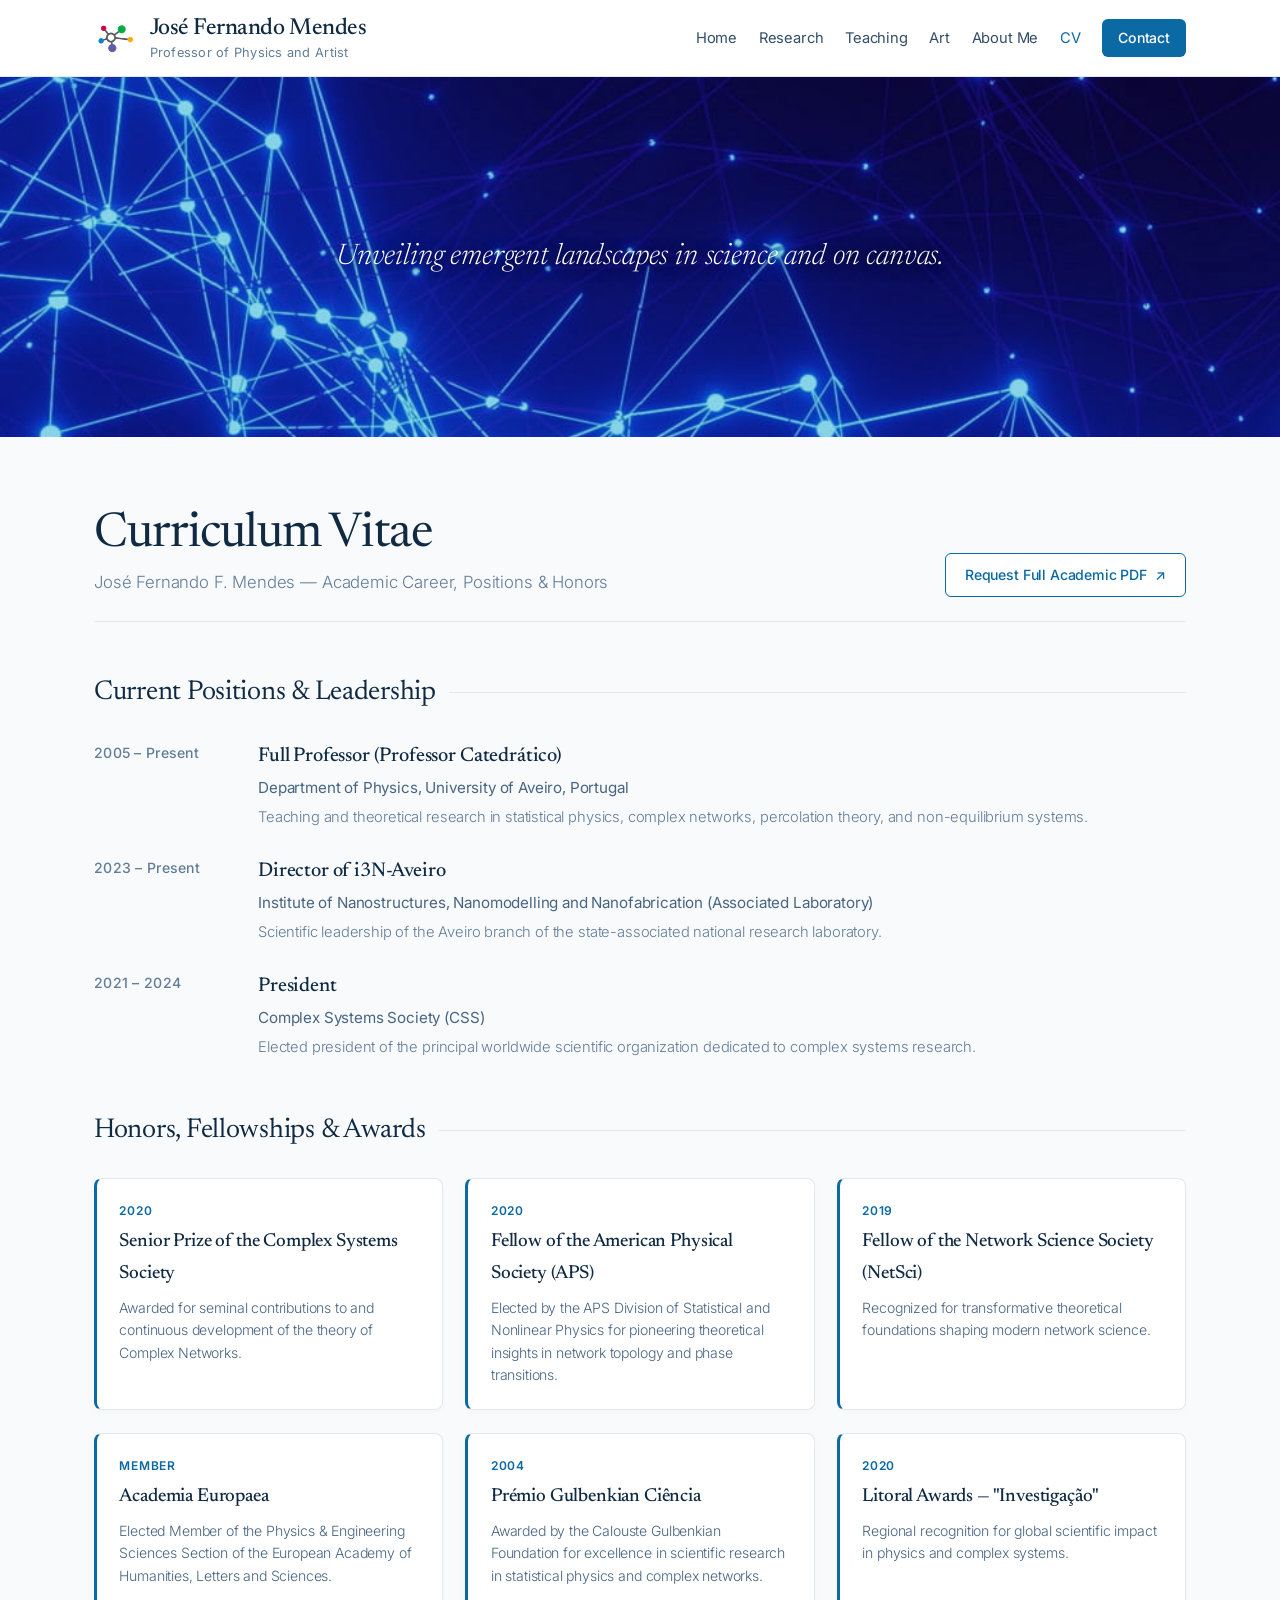
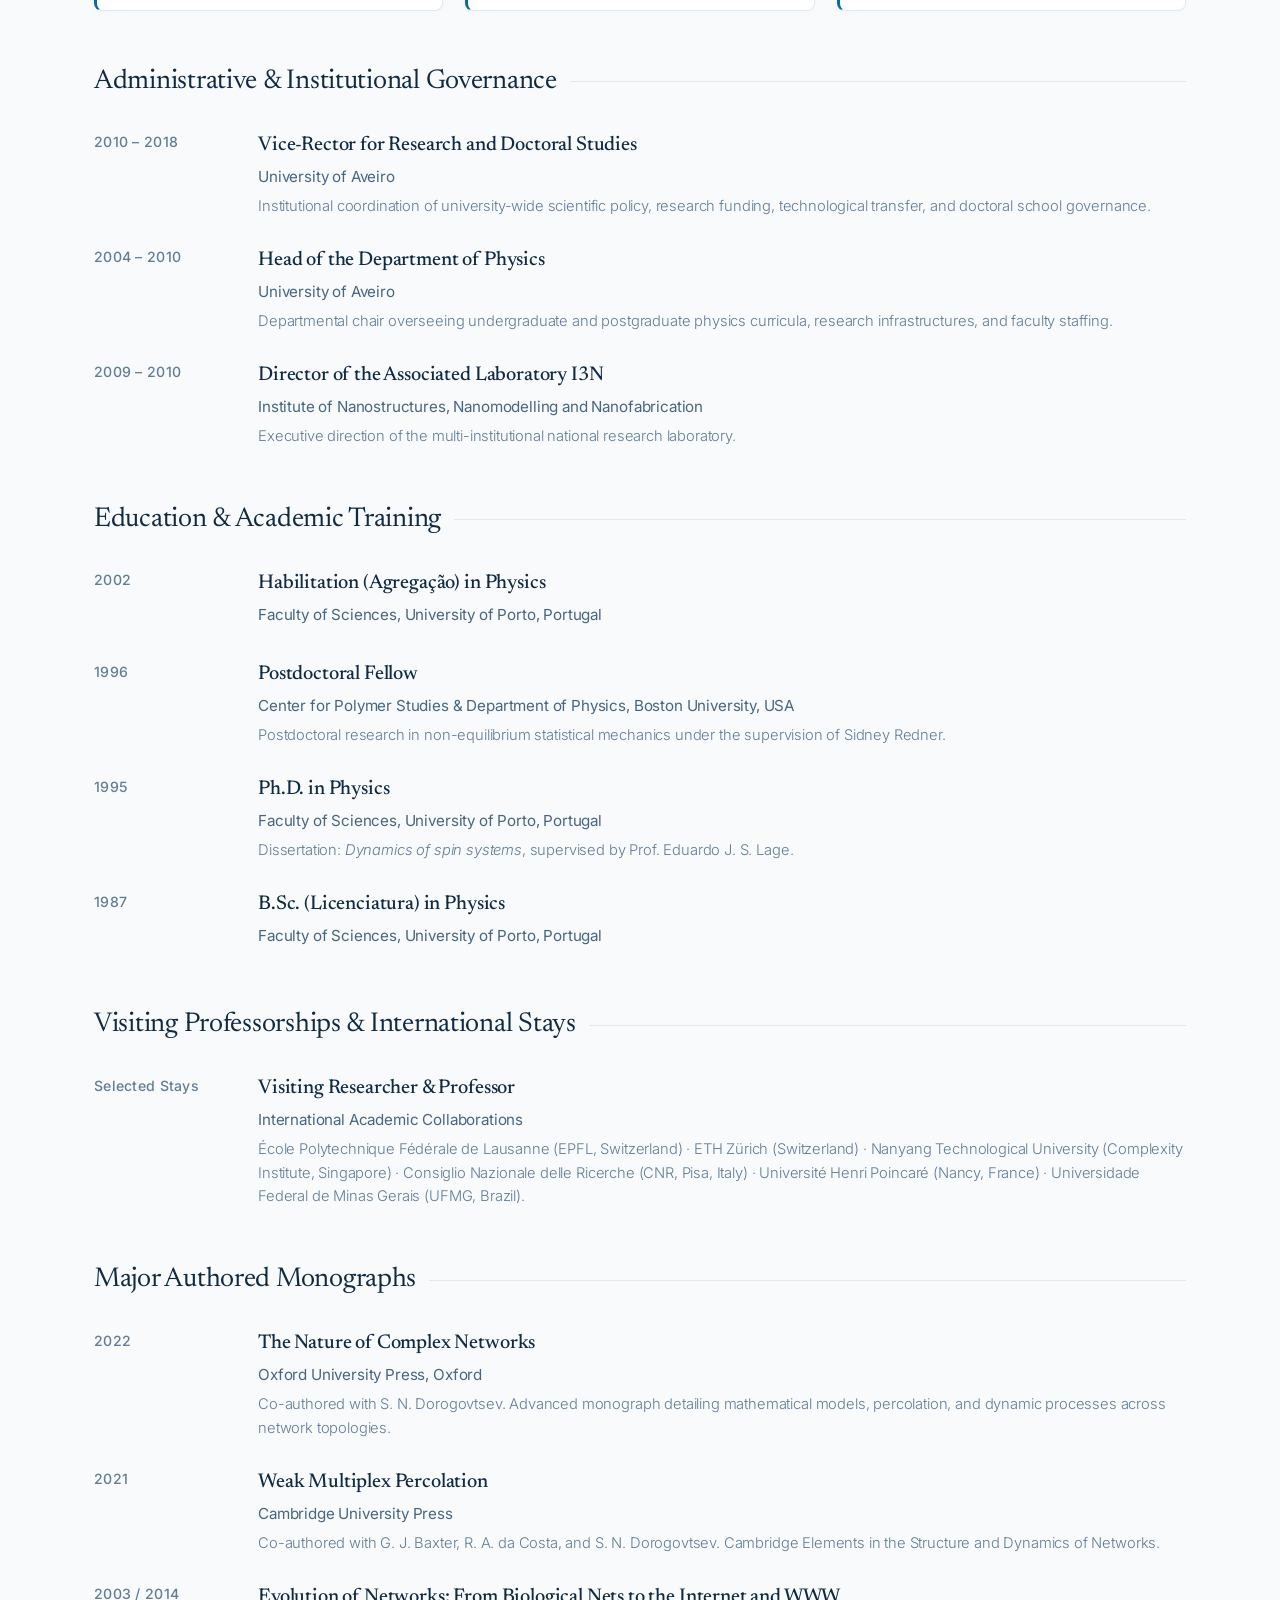
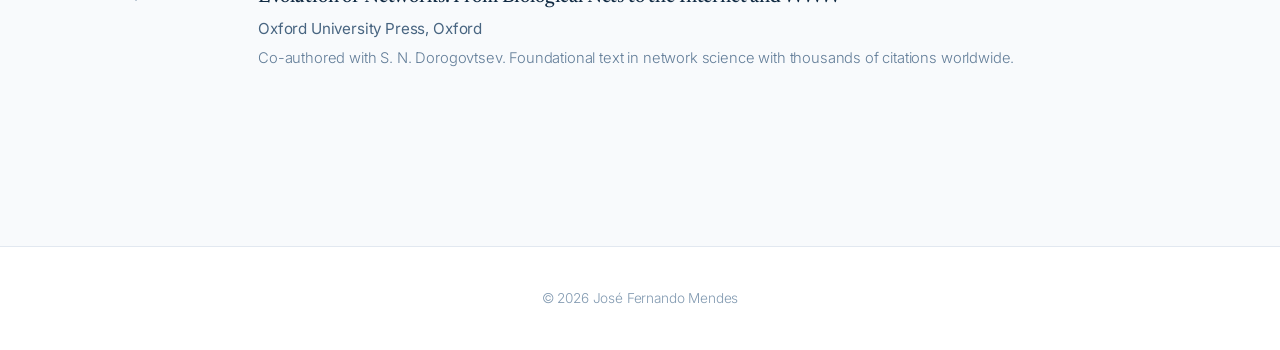
<file: cv.html>
<!DOCTYPE html>
<html lang="en">
<head>
    <meta charset="UTF-8">
    <meta name="viewport" content="width=device-width, initial-scale=1.0">
    <meta name="description" content="Curriculum Vitae of José Fernando Mendes — Full Professor of Physics, Director of i3N-Aveiro, former President of the Complex Systems Society, APS Fellow.">
    <title>Curriculum Vitae — José Fernando Mendes</title>
    
    <!-- Favicon -->
    <link rel="shortcut icon" href="logo.jpg?v=2" type="image/jpeg">
    <link rel="icon" href="logo.jpg?v=2" type="image/jpeg">
    <link rel="apple-touch-icon" href="logo.jpg?v=2">
    
    <!-- Google Fonts typography (Newsreader + Inter) -->
    <link rel="preconnect" href="https://fonts.googleapis.com">
    <link rel="preconnect" href="https://fonts.gstatic.com" crossorigin>
    <link href="https://fonts.googleapis.com/css2?family=Inter:wght@300;400;500;600&family=Newsreader:ital,opsz,wght@0,6..72,400;0,6..72,500;0,6..72,600;1,6..72,300;1,6..72,400&display=swap" rel="stylesheet">

    <!-- External Stylesheet fallback -->
    <link rel="stylesheet" href="styles.css">

    <style>
        :root {
            --primary: #102a43;
            --secondary: #0b69a3;
            --accent: #00b4d8;
            --text-main: #334e68;
            --text-dark: #102a43;
            --text-muted: #627d98;
            --bg-light: #f8fafc;
            --card-bg: #ffffff;
            --border-color: #e2e8f0;
        }

        * {
            box-sizing: border-box;
            margin: 0;
            padding: 0;
        }

        body {
            font-family: "Inter", -apple-system, BlinkMacSystemFont, "Segoe UI", Roboto, sans-serif;
            color: var(--text-main);
            background-color: var(--bg-light);
            line-height: 1.7;
            font-weight: 300;
            letter-spacing: -0.01em;
            -webkit-font-smoothing: antialiased;
        }

        /* -------------------------------------------------------------
           Header & Navigation
           ------------------------------------------------------------- */
        .site-header {
            background: #ffffff;
            border-bottom: 1px solid var(--border-color);
            position: sticky;
            top: 0;
            z-index: 100;
        }

        .nav-container {
            max-width: 1140px;
            margin: 0 auto;
            padding: 1rem 1.5rem;
            display: flex;
            justify-content: space-between;
            align-items: center;
            position: relative;
        }

        .nav-brand {
            display: grid;
            grid-template-columns: auto 1fr;
            grid-template-rows: auto auto;
            column-gap: 0.85rem;
            align-items: center;
        }

        .nav-brand::before {
            content: "";
            grid-column: 1;
            grid-row: 1 / span 2;
            display: block;
            width: 42px;
            height: 42px;
            background-image: url('logo.jpg');
            background-size: contain;
            background-repeat: no-repeat;
            background-position: center;
        }

        .nav-brand h1 {
            grid-column: 2;
            grid-row: 1;
            font-family: "Newsreader", Georgia, serif;
            font-size: 1.45rem;
            font-weight: 500;
            color: var(--text-dark);
            letter-spacing: -0.02em;
            line-height: 1.15;
            margin: 0;
        }

        .nav-brand h1 a {
            text-decoration: none;
            color: inherit;
            display: block;
        }

        .nav-subtitle {
            grid-column: 2;
            grid-row: 2;
            font-family: "Inter", sans-serif;
            font-size: 0.8rem;
            color: var(--text-muted);
            font-weight: 400;
            letter-spacing: 0.02em;
            margin-top: 2px;
            display: block;
            line-height: 1.2;
        }

        .nav-menu {
            display: flex;
            list-style: none;
            gap: 1.35rem;
            align-items: center;
        }

        .nav-item-dropdown {
            position: relative;
        }

        .nav-link {
            text-decoration: none;
            color: var(--text-main);
            font-size: 0.92rem;
            font-weight: 400;
            padding: 0.4rem 0;
            transition: color 0.2s;
            display: block;
        }

        .nav-link:hover, .nav-link.active {
            color: var(--secondary);
        }

        .nav-link-btn {
            background: var(--secondary);
            color: #fff !important;
            padding: 0.45rem 1rem;
            border-radius: 6px;
            font-weight: 500;
            font-size: 0.88rem;
        }

        .dropdown-menu {
            display: none;
            position: absolute;
            top: 100%;
            left: 0;
            background: #ffffff;
            border: 1px solid var(--border-color);
            border-radius: 8px;
            box-shadow: 0 8px 24px rgba(0,0,0,0.08);
            min-width: 220px;
            list-style: none;
            padding: 0.5rem 0;
            z-index: 110;
        }

        .nav-item-dropdown:hover .dropdown-menu {
            display: block;
        }

        .dropdown-menu li a {
            display: block;
            padding: 0.5rem 1.2rem;
            color: var(--text-main);
            text-decoration: none;
            font-size: 0.88rem;
            font-weight: 400;
            transition: background 0.2s, color 0.2s;
        }

        .dropdown-menu li a:hover {
            background: var(--bg-light);
            color: var(--secondary);
        }

        .nav-toggle {
            display: none;
            background: none;
            border: none;
            cursor: pointer;
            padding: 0.5rem;
            flex-direction: column;
            gap: 5px;
            z-index: 120;
        }

        .nav-toggle span {
            display: block;
            width: 24px;
            height: 2px;
            background-color: var(--text-dark);
            transition: all 0.3s ease;
        }

        /* -------------------------------------------------------------
           Hero Banner
           ------------------------------------------------------------- */
        .hero-banner {
            position: relative;
            width: 100%;
            height: 40vh;
            min-height: 240px;
            background: linear-gradient(rgba(10, 25, 47, 0.1), rgba(10, 25, 47, 0.1)), 
                        url('banner.jpg'), 
                        url('https://images.unsplash.com/photo-1507668077129-56e32842fceb?auto=format&fit=crop&w=1600&q=80');
            background-size: cover;
            background-position: center;
            display: flex;
            align-items: center;
            justify-content: center;
        }

        .hero-banner .quote-text {
            text-align: center;
            max-width: 900px;
            padding: 1.8rem;
            font-family: "Newsreader", Georgia, serif;
            font-size: 1.85rem;
            font-style: italic;
            font-weight: 300;
            line-height: 1.5;
            color: #ffffff;
            text-shadow: 0 2px 16px rgba(0, 0, 0, 0.9);
        }

        /* -------------------------------------------------------------
           Main Content & CV
           ------------------------------------------------------------- */
        .container {
            max-width: 1140px;
            margin: 0 auto;
            padding: 2.5rem 1.5rem 5rem;
        }

        .cv-hero {
            padding: 2rem 0 1.5rem;
            display: flex;
            justify-content: space-between;
            align-items: flex-end;
            flex-wrap: wrap;
            gap: 1.5rem;
            border-bottom: 1px solid var(--border-color);
            margin-bottom: 3rem;
        }

        .cv-hero h1 {
            font-family: "Newsreader", Georgia, serif;
            font-size: 3rem;
            font-weight: 400;
            color: var(--text-dark);
            letter-spacing: -0.02em;
            line-height: 1.1;
        }

        .cv-hero p {
            color: var(--text-muted);
            font-size: 1.05rem;
            margin-top: 0.4rem;
        }

        .cv-download-btn {
            display: inline-flex;
            align-items: center;
            gap: 0.5rem;
            background: #ffffff;
            color: var(--secondary);
            border: 1px solid var(--secondary);
            padding: 0.55rem 1.2rem;
            border-radius: 6px;
            font-size: 0.88rem;
            font-weight: 500;
            text-decoration: none;
            transition: all 0.2s;
        }

        .cv-download-btn:hover {
            background: var(--secondary);
            color: #ffffff;
        }

        .cv-section {
            margin-bottom: 3rem;
        }

        .cv-section h2 {
            font-family: "Newsreader", Georgia, serif;
            font-size: 1.7rem;
            font-weight: 400;
            color: var(--text-dark);
            margin-bottom: 1.5rem;
            letter-spacing: -0.01em;
            display: flex;
            align-items: center;
            gap: 0.8rem;
        }

        .cv-section h2::after {
            content: "";
            flex-grow: 1;
            height: 1px;
            background: #e2e8f0;
        }

        .cv-timeline {
            display: flex;
            flex-direction: column;
            gap: 1.6rem;
        }

        .cv-item {
            display: grid;
            grid-template-columns: 140px 1fr;
            gap: 1.5rem;
            line-height: 1.6;
        }

        .cv-date {
            font-family: "Inter", sans-serif;
            font-size: 0.88rem;
            color: var(--text-muted);
            font-weight: 500;
            letter-spacing: 0.02em;
            padding-top: 0.15rem;
        }

        .cv-details h3 {
            font-family: "Newsreader", Georgia, serif;
            font-size: 1.25rem;
            font-weight: 500;
            color: var(--text-dark);
            margin-bottom: 0.25rem;
        }

        .cv-institution {
            font-size: 0.95rem;
            color: #486581;
            font-weight: 400;
            margin-bottom: 0.35rem;
        }

        .cv-desc {
            font-size: 0.92rem;
            color: #627d98;
            font-weight: 300;
        }

        .awards-grid {
            display: grid;
            grid-template-columns: repeat(auto-fit, minmax(320px, 1fr));
            gap: 1.4rem;
        }

        .award-card {
            background: #ffffff;
            border: 1px solid var(--border-color);
            border-radius: 8px;
            padding: 1.4rem;
            box-shadow: 0 2px 6px rgba(0, 0, 0, 0.02);
            border-left: 3.5px solid var(--secondary);
        }

        .award-year {
            font-size: 0.75rem;
            font-weight: 600;
            color: var(--secondary);
            text-transform: uppercase;
            letter-spacing: 0.06em;
            margin-bottom: 0.3rem;
            display: block;
        }

        .award-title {
            font-family: "Newsreader", Georgia, serif;
            font-size: 1.18rem;
            font-weight: 500;
            color: var(--text-dark);
            margin-bottom: 0.4rem;
        }

        .award-body {
            font-size: 0.88rem;
            color: #486581;
            line-height: 1.6;
            font-weight: 300;
        }

        footer {
            text-align: center;
            padding: 2.5rem 1rem;
            color: #829ab1;
            font-size: 0.85rem;
            font-weight: 300;
            border-top: 1px solid var(--border-color);
            background: #fff;
            margin-top: 3rem;
        }

        @media (max-width: 860px) {
            .nav-toggle {
                display: flex;
            }

            .nav-menu {
                display: none;
                position: absolute;
                top: 100%;
                left: 0;
                width: 100%;
                background: #ffffff;
                flex-direction: column;
                align-items: flex-start;
                padding: 1.2rem 1.5rem 2rem;
                border-bottom: 1px solid var(--border-color);
                box-shadow: 0 12px 24px rgba(0, 0, 0, 0.08);
                gap: 0.8rem;
                z-index: 100;
                max-height: 75vh;
                overflow-y: auto;
                -webkit-overflow-scrolling: touch;
            }

            .nav-menu.nav-open {
                display: flex;
            }

            .nav-item-dropdown {
                width: 100%;
            }

            .dropdown-menu {
                position: static;
                display: block;
                box-shadow: none;
                border: none;
                padding-left: 0.8rem;
                margin-top: 0.2rem;
            }

            .cv-item {
                grid-template-columns: 1fr;
                gap: 0.35rem;
            }

            .cv-date {
                color: var(--secondary);
            }
        }
    </style>
</head>
<body>

    <!-- Header / Navigation -->
    <header class="site-header">
        <nav class="navbar">
            <div class="nav-container">
                <div class="nav-brand">
                    <h1><a href="index.html">José Fernando Mendes</a></h1>
                    <p class="nav-subtitle">Professor of Physics and Artist</p>
                </div>

                <!-- Mobile Hamburger Button -->
                <button class="nav-toggle" aria-label="Toggle navigation">
                    <span></span>
                    <span></span>
                    <span></span>
                </button>

                <!-- Menu Links -->
                <ul class="nav-menu">
                    <li><a href="index.html" class="nav-link">Home</a></li>
                    
                    <li class="nav-item-dropdown">
                        <a href="research.html" class="nav-link">Research</a>
                        <ul class="dropdown-menu">
                            <li><a href="research.html#stats">Overview &amp; Stats</a></li>
                            <li><a href="research.html#interests">Interests</a></li>
                            <li><a href="research.html#publications">Publications</a></li>
                            <li><a href="research.html#editorial">Editorial &amp; Advisory</a></li>
                            <li><a href="research.html#network">Collaboration Network</a></li>
                        </ul>
                    </li>

                    <li class="nav-item-dropdown">
                        <a href="teaching.html" class="nav-link">Teaching</a>
                        <ul class="dropdown-menu">
                            <li><a href="teaching.html#philosophy">Philosophy</a></li>
                            <li><a href="teaching.html#courses">Courses</a></li>
                            <li><a href="teaching.html#supervision">Supervision &amp; Mentoring</a></li>
                        </ul>
                    </li>

                    <li class="nav-item-dropdown">
                        <a href="art.html" class="nav-link">Art</a>
                        <ul class="dropdown-menu">
                            <li><a href="art.html?medium=oil">Oil painting</a></li>
                            <li><a href="art.html?medium=pastel">Pastel painting</a></li>
                        </ul>
                    </li>

                    <li class="nav-item-dropdown">
                        <a href="about.html" class="nav-link">About Me</a>
                        <ul class="dropdown-menu">
                            <li><a href="about.html#biography">Biography</a></li>
                            <li><a href="about.html#personal-details">Personal Details</a></li>
                            <li><a href="about.html#passions">Passions</a></li>
                            <li><a href="about.html#favourites">Favourites</a></li>
                            <li><a href="about.html#visited-places">Visited Places</a></li>
                            <li><a href="about.html#motto">Personal Motto</a></li>
                            <li><a href="about.html#contact">Contact &amp; Media</a></li>
                        </ul>
                    </li>

                    <li><a href="cv.html" class="nav-link active">CV</a></li>
                    <li><a href="mailto:jfmendes@ua.pt" class="nav-link nav-link-btn">Contact</a></li>
                </ul>
            </div>
        </nav>
    </header>

    <!-- Top Hero Banner -->
    <div class="hero-banner">
        <p class="quote-text">Unveiling emergent landscapes in science and on canvas.</p>
    </div>

    <main class="container">
        
        <!-- CV Hero Header -->
        <section class="cv-hero">
            <div>
                <h1>Curriculum Vitae</h1>
                <p>José Fernando F. Mendes — Academic Career, Positions &amp; Honors</p>
            </div>
            <div>
                <a href="mailto:jfmendes@ua.pt" class="cv-download-btn">
                    <span>Request Full Academic PDF</span> ↗&#xFE0E;
                </a>
            </div>
        </section>

        <!-- Current Positions & Leadership -->
        <section class="cv-section">
            <h2>Current Positions &amp; Leadership</h2>
            <div class="cv-timeline">
                <div class="cv-item">
                    <div class="cv-date">2005 – Present</div>
                    <div class="cv-details">
                        <h3>Full Professor (Professor Catedrático)</h3>
                        <div class="cv-institution">Department of Physics, University of Aveiro, Portugal</div>
                        <div class="cv-desc">Teaching and theoretical research in statistical physics, complex networks, percolation theory, and non-equilibrium systems.</div>
                    </div>
                </div>

                <div class="cv-item">
                    <div class="cv-date">2023 – Present</div>
                    <div class="cv-details">
                        <h3>Director of i3N-Aveiro</h3>
                        <div class="cv-institution">Institute of Nanostructures, Nanomodelling and Nanofabrication (Associated Laboratory)</div>
                        <div class="cv-desc">Scientific leadership of the Aveiro branch of the state-associated national research laboratory.</div>
                    </div>
                </div>

                <div class="cv-item">
                    <div class="cv-date">2021 – 2024</div>
                    <div class="cv-details">
                        <h3>President</h3>
                        <div class="cv-institution">Complex Systems Society (CSS)</div>
                        <div class="cv-desc">Elected president of the principal worldwide scientific organization dedicated to complex systems research.</div>
                    </div>
                </div>
            </div>
        </section>

        <!-- Selected Honors & Fellowships -->
        <section class="cv-section">
            <h2>Honors, Fellowships &amp; Awards</h2>
            <div class="awards-grid">
                <div class="award-card">
                    <span class="award-year">2020</span>
                    <div class="award-title">Senior Prize of the Complex Systems Society</div>
                    <div class="award-body">Awarded for seminal contributions to and continuous development of the theory of Complex Networks.</div>
                </div>

                <div class="award-card">
                    <span class="award-year">2020</span>
                    <div class="award-title">Fellow of the American Physical Society (APS)</div>
                    <div class="award-body">Elected by the APS Division of Statistical and Nonlinear Physics for pioneering theoretical insights in network topology and phase transitions.</div>
                </div>

                <div class="award-card">
                    <span class="award-year">2019</span>
                    <div class="award-title">Fellow of the Network Science Society (NetSci)</div>
                    <div class="award-body">Recognized for transformative theoretical foundations shaping modern network science.</div>
                </div>

                <div class="award-card">
                    <span class="award-year">Member</span>
                    <div class="award-title">Academia Europaea</div>
                    <div class="award-body">Elected Member of the Physics &amp; Engineering Sciences Section of the European Academy of Humanities, Letters and Sciences.</div>
                </div>

                <div class="award-card">
                    <span class="award-year">2004</span>
                    <div class="award-title">Prémio Gulbenkian Ciência</div>
                    <div class="award-body">Awarded by the Calouste Gulbenkian Foundation for excellence in scientific research in statistical physics and complex networks.</div>
                </div>

                <div class="award-card">
                    <span class="award-year">2020</span>
                    <div class="award-title">Litoral Awards — "Investigação"</div>
                    <div class="award-body">Regional recognition for global scientific impact in physics and complex systems.</div>
                </div>
            </div>
        </section>

        <!-- Previous Academic & Administrative Leadership -->
        <section class="cv-section">
            <h2>Administrative &amp; Institutional Governance</h2>
            <div class="cv-timeline">
                <div class="cv-item">
                    <div class="cv-date">2010 – 2018</div>
                    <div class="cv-details">
                        <h3>Vice-Rector for Research and Doctoral Studies</h3>
                        <div class="cv-institution">University of Aveiro</div>
                        <div class="cv-desc">Institutional coordination of university-wide scientific policy, research funding, technological transfer, and doctoral school governance.</div>
                    </div>
                </div>

                <div class="cv-item">
                    <div class="cv-date">2004 – 2010</div>
                    <div class="cv-details">
                        <h3>Head of the Department of Physics</h3>
                        <div class="cv-institution">University of Aveiro</div>
                        <div class="cv-desc">Departmental chair overseeing undergraduate and postgraduate physics curricula, research infrastructures, and faculty staffing.</div>
                    </div>
                </div>

                <div class="cv-item">
                    <div class="cv-date">2009 – 2010</div>
                    <div class="cv-details">
                        <h3>Director of the Associated Laboratory I3N</h3>
                        <div class="cv-institution">Institute of Nanostructures, Nanomodelling and Nanofabrication</div>
                        <div class="cv-desc">Executive direction of the multi-institutional national research laboratory.</div>
                    </div>
                </div>
            </div>
        </section>

        <!-- Education & Academic Training -->
        <section class="cv-section">
            <h2>Education &amp; Academic Training</h2>
            <div class="cv-timeline">
                <div class="cv-item">
                    <div class="cv-date">2002</div>
                    <div class="cv-details">
                        <h3>Habilitation (Agregação) in Physics</h3>
                        <div class="cv-institution">Faculty of Sciences, University of Porto, Portugal</div>
                    </div>
                </div>

                <div class="cv-item">
                    <div class="cv-date">1996</div>
                    <div class="cv-details">
                        <h3>Postdoctoral Fellow</h3>
                        <div class="cv-institution">Center for Polymer Studies &amp; Department of Physics, Boston University, USA</div>
                        <div class="cv-desc">Postdoctoral research in non-equilibrium statistical mechanics under the supervision of Sidney Redner.</div>
                    </div>
                </div>

                <div class="cv-item">
                    <div class="cv-date">1995</div>
                    <div class="cv-details">
                        <h3>Ph.D. in Physics</h3>
                        <div class="cv-institution">Faculty of Sciences, University of Porto, Portugal</div>
                        <div class="cv-desc">Dissertation: <em>Dynamics of spin systems</em>, supervised by Prof. Eduardo J. S. Lage.</div>
                    </div>
                </div>

                <div class="cv-item">
                    <div class="cv-date">1987</div>
                    <div class="cv-details">
                        <h3>B.Sc. (Licenciatura) in Physics</h3>
                        <div class="cv-institution">Faculty of Sciences, University of Porto, Portugal</div>
                    </div>
                </div>
            </div>
        </section>

        <!-- Visiting Appointments -->
        <section class="cv-section">
            <h2>Visiting Professorships &amp; International Stays</h2>
            <div class="cv-timeline">
                <div class="cv-item">
                    <div class="cv-date">Selected Stays</div>
                    <div class="cv-details">
                        <h3>Visiting Researcher &amp; Professor</h3>
                        <div class="cv-institution">International Academic Collaborations</div>
                        <div class="cv-desc">
                            École Polytechnique Fédérale de Lausanne (EPFL, Switzerland) &middot; 
                            ETH Zürich (Switzerland) &middot; 
                            Nanyang Technological University (Complexity Institute, Singapore) &middot; 
                            Consiglio Nazionale delle Ricerche (CNR, Pisa, Italy) &middot; 
                            Université Henri Poincaré (Nancy, France) &middot; 
                            Universidade Federal de Minas Gerais (UFMG, Brazil).
                        </div>
                    </div>
                </div>
            </div>
        </section>

        <!-- Authored Books / Monographs -->
        <section class="cv-section">
            <h2>Major Authored Monographs</h2>
            <div class="cv-timeline">
                <div class="cv-item">
                    <div class="cv-date">2022</div>
                    <div class="cv-details">
                        <h3>The Nature of Complex Networks</h3>
                        <div class="cv-institution">Oxford University Press, Oxford</div>
                        <div class="cv-desc">Co-authored with S. N. Dorogovtsev. Advanced monograph detailing mathematical models, percolation, and dynamic processes across network topologies.</div>
                    </div>
                </div>

                <div class="cv-item">
                    <div class="cv-date">2021</div>
                    <div class="cv-details">
                        <h3>Weak Multiplex Percolation</h3>
                        <div class="cv-institution">Cambridge University Press</div>
                        <div class="cv-desc">Co-authored with G. J. Baxter, R. A. da Costa, and S. N. Dorogovtsev. Cambridge Elements in the Structure and Dynamics of Networks.</div>
                    </div>
                </div>

                <div class="cv-item">
                    <div class="cv-date">2003 / 2014</div>
                    <div class="cv-details">
                        <h3>Evolution of Networks: From Biological Nets to the Internet and WWW</h3>
                        <div class="cv-institution">Oxford University Press, Oxford</div>
                        <div class="cv-desc">Co-authored with S. N. Dorogovtsev. Foundational text in network science with thousands of citations worldwide.</div>
                    </div>
                </div>
            </div>
        </section>

    </main>

    <!-- Footer -->
    <footer>
        <p>&copy; 2026 José Fernando Mendes </p>
    </footer>

    <!-- Mobile Navigation Toggle Script -->
    <script>
        const navToggle = document.querySelector('.nav-toggle');
        const navMenu = document.querySelector('.nav-menu');

        if (navToggle && navMenu) {
            navToggle.addEventListener('click', () => {
                navMenu.classList.toggle('nav-open');
            });

            navMenu.querySelectorAll('a').forEach(link => {
                link.addEventListener('click', () => {
                    navMenu.classList.remove('nav-open');
                });
            });
        }
    </script>

</body>
</html>
</file>
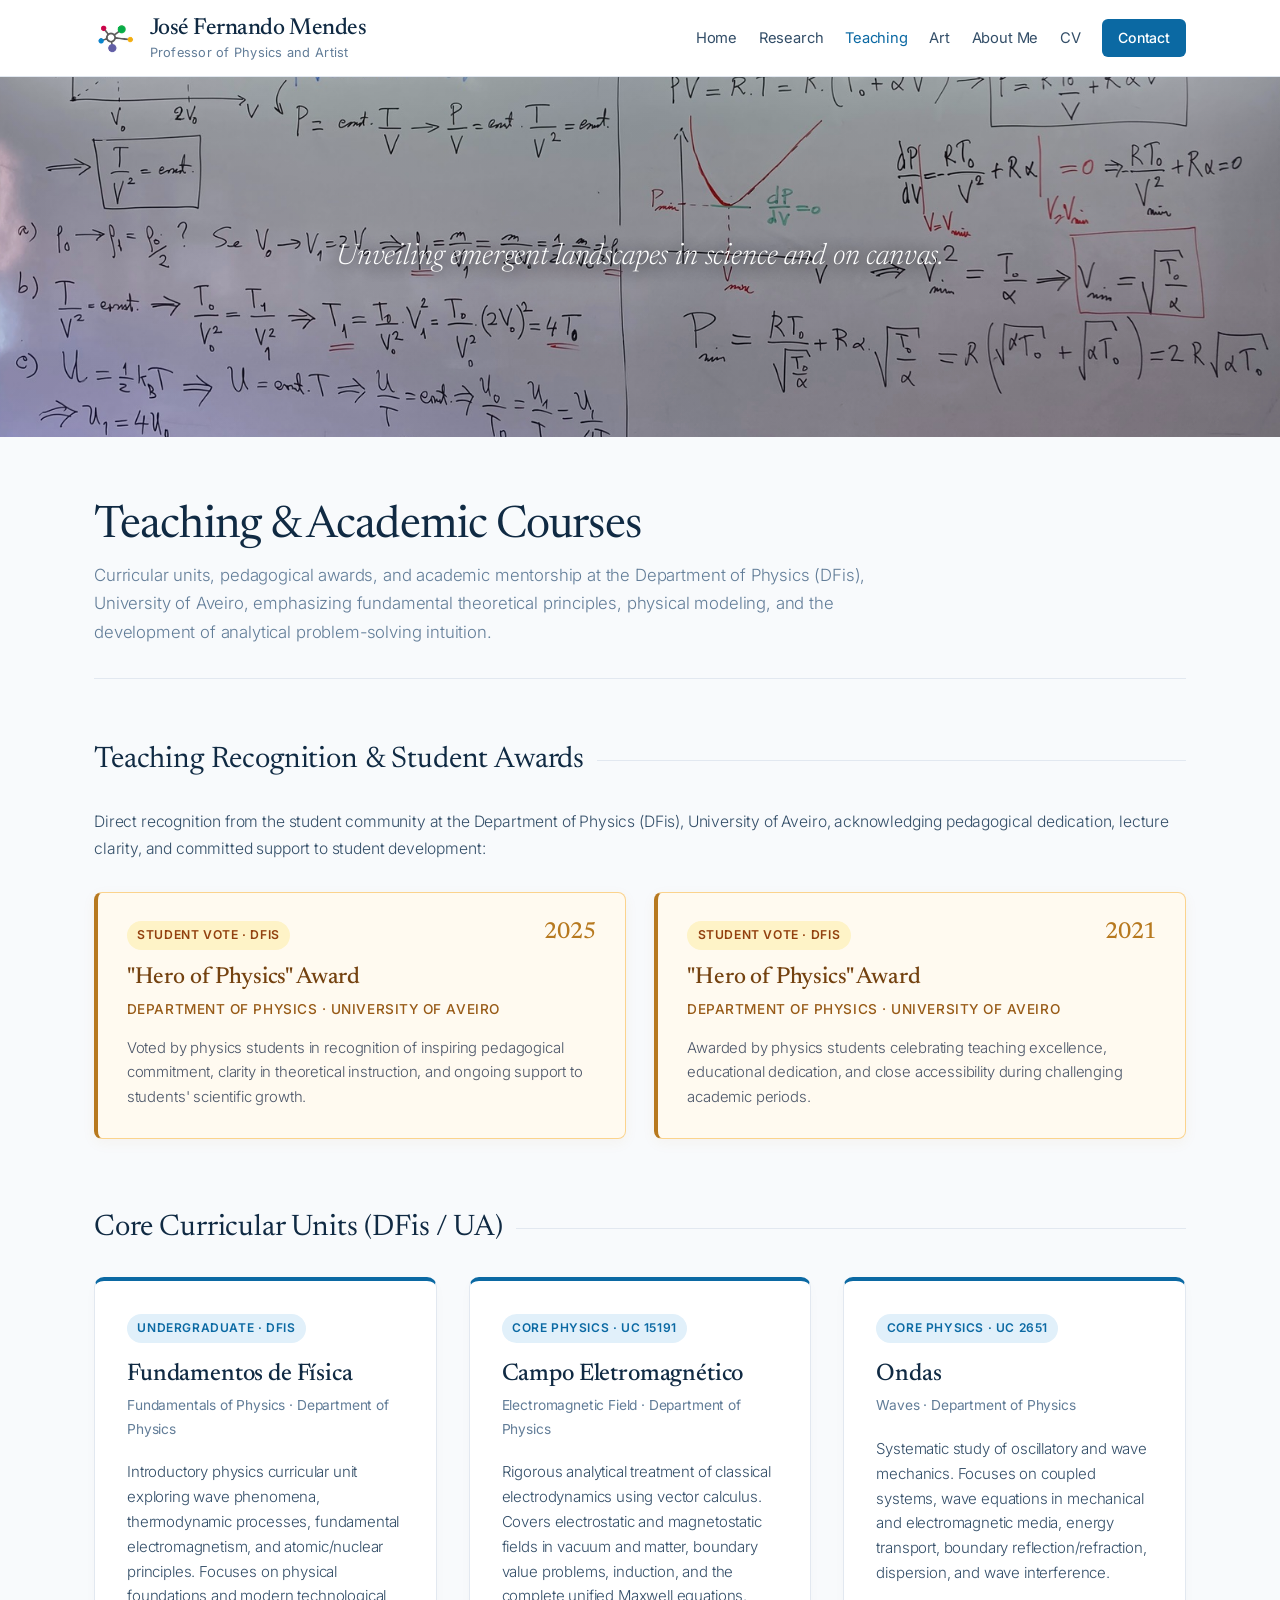
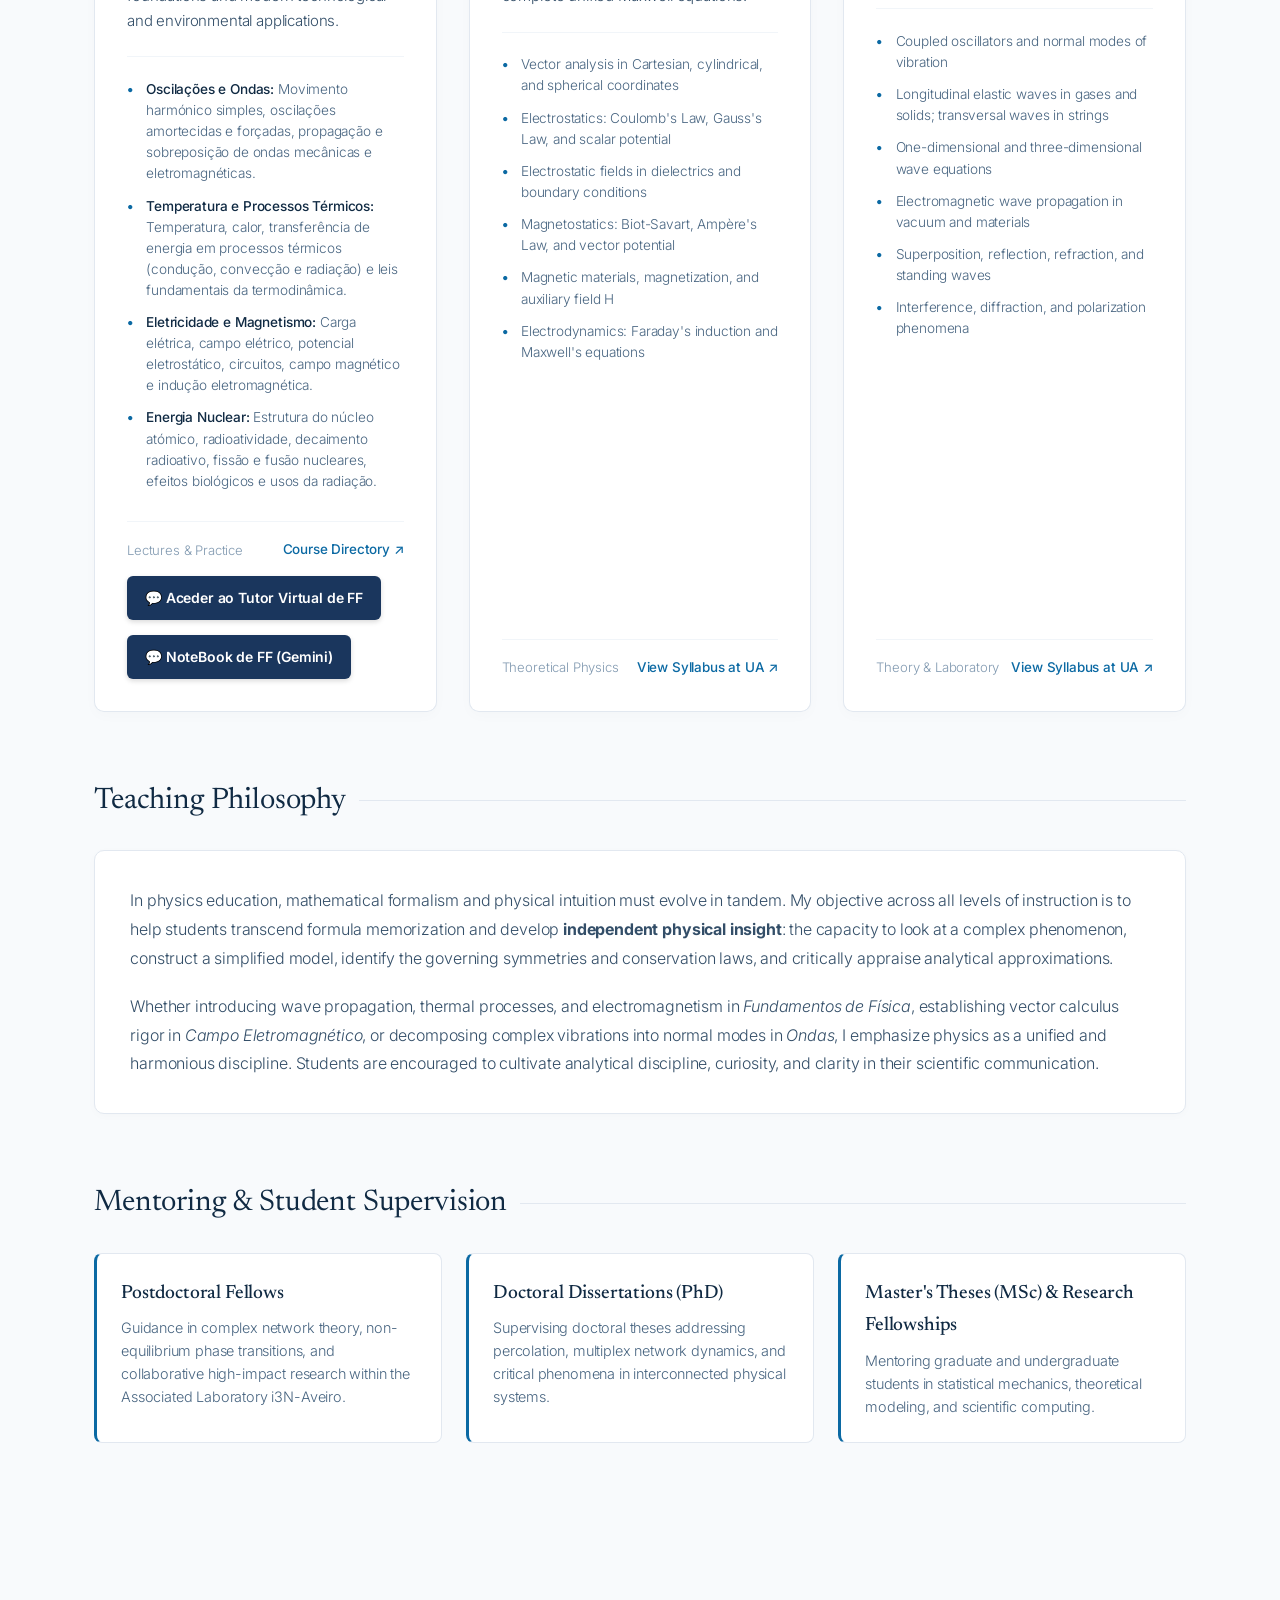
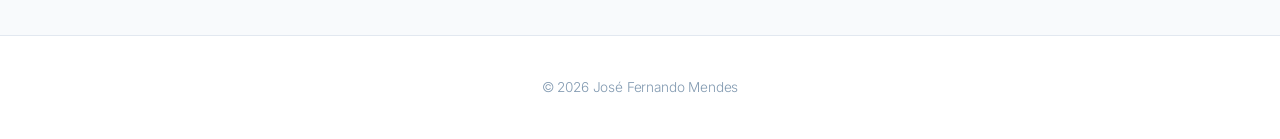
<file: teaching.html>
<!DOCTYPE html>
<html lang="en">
<head>
    <meta charset="UTF-8">
    <meta name="viewport" content="width=device-width, initial-scale=1.0">
    <meta name="description" content="Teaching, student awards, and academic course syllabi by José Fernando Mendes at the Department of Physics, University of Aveiro.">
    <title>Teaching &amp; Academic Courses — José Fernando Mendes</title>
    
    <!-- Favicon -->
    <link rel="shortcut icon" href="logo.jpg?v=2" type="image/jpeg">
    <link rel="icon" href="logo.jpg?v=2" type="image/jpeg">
    <link rel="apple-touch-icon" href="logo.jpg?v=2">
    
    <!-- Google Fonts typography (Newsreader + Inter) -->
    <link rel="preconnect" href="https://fonts.googleapis.com">
    <link rel="preconnect" href="https://fonts.gstatic.com" crossorigin>
    <link href="https://fonts.googleapis.com/css2?family=Inter:wght@300;400;500;600&family=Newsreader:ital,opsz,wght@0,6..72,400;0,6..72,500;0,6..72,600;1,6..72,300;1,6..72,400&display=swap" rel="stylesheet">

    <!-- External Stylesheet -->
    <link rel="stylesheet" href="styles.css">

    <style>
        :root {
            --primary: #102a43;
            --secondary: #0b69a3;
            --accent: #00b4d8;
            --gold: #b7791f;
            --gold-bg: #fffaf0;
            --gold-border: #fbd38d;
            --text-main: #334e68;
            --text-dark: #102a43;
            --text-muted: #627d98;
            --bg-light: #f8fafc;
            --card-bg: #ffffff;
            --border-color: #e2e8f0;
        }

        * {
            box-sizing: border-box;
            margin: 0;
            padding: 0;
        }

        body {
            font-family: "Inter", -apple-system, BlinkMacSystemFont, "Segoe UI", Roboto, sans-serif;
            color: var(--text-main);
            background-color: var(--bg-light);
            line-height: 1.7;
            font-weight: 300;
            letter-spacing: -0.01em;
            -webkit-font-smoothing: antialiased;
        }

        /* -------------------------------------------------------------
           Header & Navigation
           ------------------------------------------------------------- */
        .site-header {
            background: #ffffff;
            border-bottom: 1px solid var(--border-color);
            position: sticky;
            top: 0;
            z-index: 100;
        }

        .nav-container {
            max-width: 1140px;
            margin: 0 auto;
            padding: 1rem 1.5rem;
            display: flex;
            justify-content: space-between;
            align-items: center;
            position: relative;
        }

        .nav-brand {
            display: grid;
            grid-template-columns: auto 1fr;
            grid-template-rows: auto auto;
            column-gap: 0.85rem;
            align-items: center;
        }

        .nav-brand::before {
            content: "";
            grid-column: 1;
            grid-row: 1 / span 2;
            display: block;
            width: 42px;
            height: 42px;
            background-image: url('logo.jpg');
            background-size: contain;
            background-repeat: no-repeat;
            background-position: center;
        }

        .nav-brand h1 {
            grid-column: 2;
            grid-row: 1;
            font-family: "Newsreader", Georgia, serif;
            font-size: 1.45rem;
            font-weight: 500;
            color: var(--text-dark);
            letter-spacing: -0.02em;
            line-height: 1.15;
            margin: 0;
        }

        .nav-brand h1 a {
            text-decoration: none;
            color: inherit;
            display: block;
        }

        .nav-subtitle {
            grid-column: 2;
            grid-row: 2;
            font-family: "Inter", sans-serif;
            font-size: 0.8rem;
            color: var(--text-muted);
            font-weight: 400;
            letter-spacing: 0.02em;
            margin-top: 2px;
            display: block;
            line-height: 1.2;
        }

        .nav-menu {
            display: flex;
            list-style: none;
            gap: 1.35rem;
            align-items: center;
        }

        .nav-item-dropdown {
            position: relative;
        }

        .nav-link {
            text-decoration: none;
            color: var(--text-main);
            font-size: 0.92rem;
            font-weight: 400;
            padding: 0.4rem 0;
            transition: color 0.2s;
            display: block;
        }

        .nav-link:hover, .nav-link.active {
            color: var(--secondary);
        }

        .nav-link-btn {
            background: var(--secondary);
            color: #fff !important;
            padding: 0.45rem 1rem;
            border-radius: 6px;
            font-weight: 500;
            font-size: 0.88rem;
        }

        .dropdown-menu {
            display: none;
            position: absolute;
            top: 100%;
            left: 0;
            background: #ffffff;
            border: 1px solid var(--border-color);
            border-radius: 8px;
            box-shadow: 0 8px 24px rgba(0,0,0,0.08);
            min-width: 220px;
            list-style: none;
            padding: 0.5rem 0;
            z-index: 110;
        }

        .nav-item-dropdown:hover .dropdown-menu {
            display: block;
        }

        .dropdown-menu li a {
            display: block;
            padding: 0.5rem 1.2rem;
            color: var(--text-main);
            text-decoration: none;
            font-size: 0.88rem;
            font-weight: 400;
            transition: background 0.2s, color 0.2s;
        }

        .dropdown-menu li a:hover {
            background: var(--bg-light);
            color: var(--secondary);
        }

        .nav-toggle {
            display: none;
            background: none;
            border: none;
            cursor: pointer;
            padding: 0.5rem;
            flex-direction: column;
            gap: 5px;
            z-index: 120;
        }

        .nav-toggle span {
            display: block;
            width: 24px;
            height: 2px;
            background-color: var(--text-dark);
            transition: all 0.3s ease;
        }

        /* -------------------------------------------------------------
           Hero Banner
           ------------------------------------------------------------- */
        .hero-banner {
            position: relative;
            width: 100%;
            height: 40vh;
            min-height: 220px;
            background: linear-gradient(rgba(10, 25, 47, 0.1), rgba(10, 25, 47, 0.1)), 
                        url('banner-aula.jpg?v=1');
            background-size: cover;
            background-position: center;
            display: flex;
            align-items: center;
            justify-content: center;
        }
        
        .hero-banner .quote-text {
            text-align: center;
            max-width: 900px;
            padding: 1.8rem;
            font-family: "Newsreader", Georgia, serif;
            font-size: 1.85rem;
            font-style: italic;
            font-weight: 300;
            line-height: 1.5;
            color: #ffffff;
            text-shadow: 0 2px 16px rgba(0, 0, 0, 0.9);
        }

        /* -------------------------------------------------------------
           Main Content & Sections
           ------------------------------------------------------------- */
        .container {
            max-width: 1140px;
            margin: 0 auto;
            padding: 2.5rem 1.5rem 5rem;
        }

        .teaching-header {
            padding: 1.5rem 0 2rem;
            border-bottom: 1px solid var(--border-color);
            margin-bottom: 3.5rem;
        }

        .teaching-header h1 {
            font-family: "Newsreader", Georgia, serif;
            font-size: 2.8rem;
            font-weight: 400;
            color: var(--text-dark);
            letter-spacing: -0.02em;
            line-height: 1.15;
        }

        .teaching-header p {
            color: var(--text-muted);
            font-size: 1.05rem;
            margin-top: 0.5rem;
            max-width: 820px;
        }

        .section-block {
            margin-bottom: 4rem;
        }

        .section-title {
            font-family: "Newsreader", Georgia, serif;
            font-size: 1.85rem;
            font-weight: 400;
            color: var(--text-dark);
            margin-bottom: 1.5rem;
            display: flex;
            align-items: center;
            gap: 0.8rem;
        }

        .section-title::after {
            content: "";
            flex-grow: 1;
            height: 1px;
            background: #e2e8f0;
        }

        /* -------------------------------------------------------------
           Awards Section
           ------------------------------------------------------------- */
        .awards-intro {
            font-size: 0.98rem;
            color: var(--text-main);
            margin-bottom: 1.8rem;
            line-height: 1.7;
        }

        .awards-grid {
            display: grid;
            grid-template-columns: repeat(auto-fit, minmax(320px, 1fr));
            gap: 1.8rem;
        }

        .award-card {
            background: var(--gold-bg);
            border: 1px solid var(--gold-border);
            border-left: 4.5px solid var(--gold);
            border-radius: 8px;
            padding: 1.8rem;
            box-shadow: 0 4px 14px rgba(183, 121, 31, 0.06);
            display: flex;
            flex-direction: column;
            justify-content: space-between;
            transition: transform 0.2s ease, box-shadow 0.2s ease;
        }

        .award-card:hover {
            transform: translateY(-3px);
            box-shadow: 0 8px 22px rgba(183, 121, 31, 0.12);
        }

        .award-header {
            display: flex;
            justify-content: space-between;
            align-items: flex-start;
            gap: 1rem;
            margin-bottom: 0.8rem;
        }

        .award-badge {
            display: inline-block;
            background: #fef3c7;
            color: #92400e;
            font-size: 0.76rem;
            font-weight: 600;
            padding: 0.25rem 0.65rem;
            border-radius: 20px;
            text-transform: uppercase;
            letter-spacing: 0.05em;
        }

        .award-year {
            font-family: "Newsreader", Georgia, serif;
            font-size: 1.45rem;
            font-weight: 500;
            color: var(--gold);
            line-height: 1;
        }

        .award-card h3 {
            font-family: "Newsreader", Georgia, serif;
            font-size: 1.45rem;
            font-weight: 500;
            color: #744210;
            line-height: 1.25;
            margin-bottom: 0.4rem;
        }

        .award-subtitle {
            font-size: 0.85rem;
            color: #975a16;
            font-weight: 500;
            margin-bottom: 0.9rem;
            text-transform: uppercase;
            letter-spacing: 0.04em;
        }

        .award-desc {
            font-size: 0.93rem;
            color: #4a5568;
            line-height: 1.65;
            font-weight: 300;
        }

        /* -------------------------------------------------------------
           Courses Cards Grid
           ------------------------------------------------------------- */
        .courses-grid {
            display: grid;
            grid-template-columns: repeat(auto-fit, minmax(320px, 1fr));
            gap: 2rem;
            margin-top: 1.5rem;
        }

        .course-card {
            background: #ffffff;
            border: 1px solid var(--border-color);
            border-radius: 10px;
            padding: 2rem;
            box-shadow: 0 4px 14px rgba(0, 0, 0, 0.02);
            display: flex;
            flex-direction: column;
            justify-content: space-between;
            border-top: 4px solid var(--secondary);
            transition: transform 0.2s ease, box-shadow 0.2s ease;
        }

        .course-card:hover {
            transform: translateY(-3px);
            box-shadow: 0 8px 24px rgba(0, 0, 0, 0.06);
        }

        .course-badge {
            display: inline-block;
            background: #e1f0fa;
            color: var(--secondary);
            font-size: 0.75rem;
            font-weight: 600;
            padding: 0.25rem 0.65rem;
            border-radius: 20px;
            text-transform: uppercase;
            letter-spacing: 0.05em;
            margin-bottom: 1rem;
            align-self: flex-start;
        }

        .course-card h3 {
            font-family: "Newsreader", Georgia, serif;
            font-size: 1.5rem;
            font-weight: 500;
            color: var(--text-dark);
            line-height: 1.25;
            margin-bottom: 0.35rem;
        }

        .course-subtitle {
            font-size: 0.86rem;
            color: var(--text-muted);
            font-weight: 400;
            margin-bottom: 1.2rem;
        }

        .course-desc {
            font-size: 0.94rem;
            color: var(--text-main);
            line-height: 1.65;
            margin-bottom: 1.4rem;
            font-weight: 300;
        }

        .course-topics {
            list-style: none;
            border-top: 1px solid #f1f5f9;
            padding-top: 1rem;
            margin-bottom: 1.5rem;
        }

        .course-topics li {
            font-size: 0.85rem;
            color: #486581;
            padding: 0.35rem 0;
            position: relative;
            padding-left: 1.2rem;
            line-height: 1.55;
        }

        .course-topics li strong {
            color: var(--text-dark);
            font-weight: 500;
        }

        .course-topics li::before {
            content: "•";
            color: var(--secondary);
            position: absolute;
            left: 0;
            font-weight: bold;
        }

        .course-footer {
            border-top: 1px solid #f1f5f9;
            padding-top: 1rem;
            display: flex;
            justify-content: space-between;
            align-items: center;
        }

        .course-meta-text {
            font-size: 0.82rem;
            color: #829ab1;
        }

        .ua-link {
            font-size: 0.84rem;
            color: var(--secondary);
            text-decoration: none;
            font-weight: 500;
            display: inline-flex;
            align-items: center;
            gap: 0.25rem;
            transition: color 0.2s;
        }

        .ua-link:hover {
            color: var(--primary);
            text-decoration: underline;
        }

        /* -------------------------------------------------------------
           Philosophy & Supervision Layout
           ------------------------------------------------------------- */
        .info-panel {
            background: #ffffff;
            border: 1px solid var(--border-color);
            border-radius: 10px;
            padding: 2.2rem;
            box-shadow: 0 2px 10px rgba(0, 0, 0, 0.02);
            line-height: 1.8;
            font-size: 1rem;
            font-weight: 300;
        }

        .info-panel p + p {
            margin-top: 1.2rem;
        }

        .supervision-grid {
            display: grid;
            grid-template-columns: repeat(auto-fit, minmax(280px, 1fr));
            gap: 1.5rem;
            margin-top: 1.5rem;
        }

        .supervision-card {
            background: #ffffff;
            border: 1px solid var(--border-color);
            border-radius: 8px;
            padding: 1.5rem;
            border-left: 3.5px solid var(--secondary);
        }

        .supervision-card h4 {
            font-family: "Newsreader", Georgia, serif;
            font-size: 1.2rem;
            font-weight: 500;
            color: var(--text-dark);
            margin-bottom: 0.35rem;
        }

        .supervision-card p {
            font-size: 0.9rem;
            color: #486581;
            line-height: 1.6;
        }

        footer {
            text-align: center;
            padding: 2.5rem 1rem;
            color: #829ab1;
            font-size: 0.85rem;
            font-weight: 300;
            border-top: 1px solid var(--border-color);
            background: #fff;
            margin-top: 3rem;
        }

        @media (max-width: 860px) {
            .nav-toggle {
                display: flex;
            }

            .nav-menu {
                display: none;
                position: absolute;
                top: 100%;
                left: 0;
                width: 100%;
                background: #ffffff;
                flex-direction: column;
                align-items: flex-start;
                padding: 1.2rem 1.5rem 2rem;
                border-bottom: 1px solid var(--border-color);
                box-shadow: 0 12px 24px rgba(0, 0, 0, 0.08);
                gap: 0.8rem;
                z-index: 100;
                max-height: 75vh;
                overflow-y: auto;
                -webkit-overflow-scrolling: touch;
            }

            .nav-menu.nav-open {
                display: flex;
            }

            .nav-item-dropdown {
                width: 100%;
            }

            .dropdown-menu {
                position: static;
                display: block;
                box-shadow: none;
                border: none;
                padding-left: 0.8rem;
                margin-top: 0.2rem;
            }

            .courses-grid, .awards-grid {
                grid-template-columns: 1fr;
            }
        }
    </style>
</head>
<body>

    <!-- Header / Navigation -->
    <header class="site-header">
        <nav class="navbar">
            <div class="nav-container">
                <div class="nav-brand">
                    <h1><a href="index.html">José Fernando Mendes</a></h1>
                    <p class="nav-subtitle">Professor of Physics and Artist</p>
                </div>

                <!-- Botão Hambúrguer Mobile -->
                <button class="nav-toggle" aria-label="Toggle navigation">
                    <span></span>
                    <span></span>
                    <span></span>
                </button>

                <!-- Menu de Navegação -->
                <ul class="nav-menu">
                    <li><a href="index.html" class="nav-link">Home</a></li>
                    
                    <!-- Research Dropdown -->
                    <li class="nav-item-dropdown">
                        <a href="research.html" class="nav-link">Research</a>
                        <ul class="dropdown-menu">
                            <li><a href="research.html#stats">Overview &amp; Stats</a></li>
                            <li><a href="research.html#interests">Interests</a></li>
                            <li><a href="research.html#publications">Publications</a></li>
                            <li><a href="research.html#editorial">Editorial &amp; Advisory</a></li>
                            <li><a href="research.html#network">Collaboration Network</a></li>
                        </ul>
                    </li>

                    <!-- Teaching Dropdown -->
                    <li class="nav-item-dropdown">
                        <a href="teaching.html" class="nav-link active">Teaching</a>
                        <ul class="dropdown-menu">
                            <li><a href="teaching.html#awards">Teaching Awards</a></li>
                            <li><a href="teaching.html#courses">Recent Courses</a></li>
                            <li><a href="teaching.html#philosophy">Teaching Philosophy</a></li>
                            <li><a href="teaching.html#supervision">Supervision &amp; Mentoring</a></li>
                        </ul>
                    </li>

                    <!-- Art Dropdown -->
                    <li class="nav-item-dropdown">
                        <a href="art.html" class="nav-link">Art</a>
                        <ul class="dropdown-menu">
                            <li><a href="art.html?medium=oil">Oil painting</a></li>
                            <li><a href="art.html?medium=pastel">Pastel painting</a></li>
                        </ul>
                    </li>

                    <!-- About Me Dropdown -->
                    <li class="nav-item-dropdown">
                        <a href="about.html" class="nav-link">About Me</a>
                        <ul class="dropdown-menu">
                            <li><a href="about.html#biography">Biography</a></li>
                            <li><a href="about.html#personal-details">Personal Details</a></li>
                            <li><a href="about.html#passions">Passions</a></li>
                            <li><a href="about.html#favourites">Favourites</a></li>
                            <li><a href="about.html#visited-places">Visited Places</a></li>
                            <li><a href="about.html#motto">Personal Motto</a></li>
                            <li><a href="about.html#contact">Contact &amp; Media</a></li>
                        </ul>
                    </li>

                    <li><a href="cv.html" class="nav-link">CV</a></li>
                    <li><a href="mailto:jfmendes@ua.pt" class="nav-link nav-link-btn">Contact</a></li>
                </ul>
            </div>
        </nav>
    </header>

    <!-- Top Hero Banner -->
    <div class="hero-banner">
        <p class="quote-text">Unveiling emergent landscapes in science and on canvas.</p>
    </div>

    <!-- Main Content -->
    <main class="container">
        
        <!-- Header da Página -->
        <header class="teaching-header">
            <h1>Teaching &amp; Academic Courses</h1>
            <p>Curricular units, pedagogical awards, and academic mentorship at the Department of Physics (DFis), University of Aveiro, emphasizing fundamental theoretical principles, physical modeling, and the development of analytical problem-solving intuition.</p>
        </header>

        <!-- Secção: Reconhecimento e Prémios Pedagógicos -->
        <section class="section-block" id="awards">
            <h2 class="section-title">Teaching Recognition &amp; Student Awards</h2>
            <p class="awards-intro">
                Direct recognition from the student community at the Department of Physics (DFis), University of Aveiro, acknowledging pedagogical dedication, lecture clarity, and committed support to student development:
            </p>

            <div class="awards-grid">
                
                <!-- Award 2025 -->
                <div class="award-card">
                    <div>
                        <div class="award-header">
                            <span class="award-badge">Student Vote &middot; DFis</span>
                            <span class="award-year">2025</span>
                        </div>
                        <h3>"Hero of Physics" Award</h3>
                        <div class="award-subtitle">Department of Physics &middot; University of Aveiro</div>
                        <p class="award-desc">
                            Voted by physics students in recognition of inspiring pedagogical commitment, clarity in theoretical instruction, and ongoing support to students' scientific growth.
                        </p>
                    </div>
                </div>

                <!-- Award 2021 -->
                <div class="award-card">
                    <div>
                        <div class="award-header">
                            <span class="award-badge">Student Vote &middot; DFis</span>
                            <span class="award-year">2021</span>
                        </div>
                        <h3>"Hero of Physics" Award</h3>
                        <div class="award-subtitle">Department of Physics &middot; University of Aveiro</div>
                        <p class="award-desc">
                            Awarded by physics students celebrating teaching excellence, educational dedication, and close accessibility during challenging academic periods.
                        </p>
                    </div>
                </div>

            </div>
        </section>

        <!-- Secção 1: As 3 UCs -->
        <section class="section-block" id="courses">
            <h2 class="section-title">Core Curricular Units (DFis / UA)</h2>
            
            <div class="courses-grid">
                
                <!-- 1. Fundamentos de Física -->
                <div class="course-card">
                    <div>
                        <span class="course-badge">Undergraduate &middot; DFis</span>
                        <h3>Fundamentos de Física</h3>
                        <div class="course-subtitle">Fundamentals of Physics &middot; Department of Physics</div>
                        <p class="course-desc">
                            Introductory physics curricular unit exploring wave phenomena, thermodynamic processes, fundamental electromagnetism, and atomic/nuclear principles. Focuses on physical foundations and modern technological and environmental applications.
                        </p>
                        <ul class="course-topics">
                            <li><strong>Oscilações e Ondas:</strong> Movimento harmónico simples, oscilações amortecidas e forçadas, propagação e sobreposição de ondas mecânicas e eletromagnéticas.</li>
                            <li><strong>Temperatura e Processos Térmicos:</strong> Temperatura, calor, transferência de energia em processos térmicos (condução, convecção e radiação) e leis fundamentais da termodinâmica.</li>
                            <li><strong>Eletricidade e Magnetismo:</strong> Carga elétrica, campo elétrico, potencial eletrostático, circuitos, campo magnético e indução eletromagnética.</li>
                            <li><strong>Energia Nuclear:</strong> Estrutura do núcleo atómico, radioatividade, decaimento radioativo, fissão e fusão nucleares, efeitos biológicos e usos da radiação.</li>
                        </ul>
                    </div>
                    <div class="course-footer">
                        <span class="course-meta-text">Lectures &amp; Practice</span>
                        <a href="https://www.ua.pt/en/uc" target="_blank" class="ua-link">
                            Course Directory ↗&#xFE0E;
                        </a>
                    </div>

                    <div style="margin-top: 15px;">
  <a href="https://chatbot-ff.onrender.com" 
     target="_blank" 
     rel="noopener noreferrer" 
     style="display: inline-flex; align-items: center; gap: 8px; background-color: #1a365d; color: #ffffff; text-decoration: none; padding: 10px 18px; border-radius: 6px; font-weight: 600; font-size: 14px; box-shadow: 0 2px 5px rgba(0,0,0,0.15);">
    💬 Aceder ao Tutor Virtual de FF
  </a>
 </div>
                    
<div style="margin-top: 15px;">        
<a href="https://notebook.google.com/notebook/97c05729-735e-419b-88eb-6d73788e561b" 
     target="_blank" 
     rel="noopener noreferrer" 
     style="display: inline-flex; align-items: center; gap: 8px; background-color: #1a365d; color: #ffffff; text-decoration: none; padding: 10px 18px; border-radius: 6px; font-weight: 600; font-size: 14px; box-shadow: 0 2px 5px rgba(0,0,0,0.15);">
    💬 NoteBook de FF (Gemini)
  </a>
</div>     
                </div>

                <!-- 2. Campo Eletromagnético (UC 15191) -->
                <div class="course-card">
                    <div>
                        <span class="course-badge">Core Physics &middot; UC 15191</span>
                        <h3>Campo Eletromagnético</h3>
                        <div class="course-subtitle">Electromagnetic Field &middot; Department of Physics</div>
                        <p class="course-desc">
                            Rigorous analytical treatment of classical electrodynamics using vector calculus. Covers electrostatic and magnetostatic fields in vacuum and matter, boundary value problems, induction, and the complete unified Maxwell equations.
                        </p>
                        <ul class="course-topics">
                            <li>Vector analysis in Cartesian, cylindrical, and spherical coordinates</li>
                            <li>Electrostatics: Coulomb's Law, Gauss's Law, and scalar potential</li>
                            <li>Electrostatic fields in dielectrics and boundary conditions</li>
                            <li>Magnetostatics: Biot-Savart, Ampère's Law, and vector potential</li>
                            <li>Magnetic materials, magnetization, and auxiliary field H</li>
                            <li>Electrodynamics: Faraday's induction and Maxwell's equations</li>
                        </ul>
                    </div>
                    <div class="course-footer">
                        <span class="course-meta-text">Theoretical Physics</span>
                        <a href="https://www.ua.pt/en/uc/15191" target="_blank" class="ua-link">
                            View Syllabus at UA ↗&#xFE0E;
                        </a>
                    </div>
                </div>

                <!-- 3. Ondas (UC 2651) -->
                <div class="course-card">
                    <div>
                        <span class="course-badge">Core Physics &middot; UC 2651</span>
                        <h3>Ondas</h3>
                        <div class="course-subtitle">Waves &middot; Department of Physics</div>
                        <p class="course-desc">
                            Systematic study of oscillatory and wave mechanics. Focuses on coupled systems, wave equations in mechanical and electromagnetic media, energy transport, boundary reflection/refraction, dispersion, and wave interference.
                        </p>
                        <ul class="course-topics">
                            <li>Coupled oscillators and normal modes of vibration</li>
                            <li>Longitudinal elastic waves in gases and solids; transversal waves in strings</li>
                            <li>One-dimensional and three-dimensional wave equations</li>
                            <li>Electromagnetic wave propagation in vacuum and materials</li>
                            <li>Superposition, reflection, refraction, and standing waves</li>
                            <li>Interference, diffraction, and polarization phenomena</li>
                        </ul>
                    </div>
                    <div class="course-footer">
                        <span class="course-meta-text">Theory &amp; Laboratory</span>
                        <a href="https://www.ua.pt/en/uc/2651" target="_blank" class="ua-link">
                            View Syllabus at UA ↗&#xFE0E;
                        </a>
                    </div>
                </div>

            </div>
        </section>

        <!-- Secção 2: Filosofia Pedagógica -->
        <section class="section-block" id="philosophy">
            <h2 class="section-title">Teaching Philosophy</h2>
            <div class="info-panel">
                <p>
                    In physics education, mathematical formalism and physical intuition must evolve in tandem. My objective across all levels of instruction is to help students transcend formula memorization and develop <strong>independent physical insight</strong>: the capacity to look at a complex phenomenon, construct a simplified model, identify the governing symmetries and conservation laws, and critically appraise analytical approximations.
                </p>
                <p>
                    Whether introducing wave propagation, thermal processes, and electromagnetism in <em>Fundamentos de Física</em>, establishing vector calculus rigor in <em>Campo Eletromagnético</em>, or decomposing complex vibrations into normal modes in <em>Ondas</em>, I emphasize physics as a unified and harmonious discipline. Students are encouraged to cultivate analytical discipline, curiosity, and clarity in their scientific communication.
                </p>
            </div>
        </section>

        <!-- Secção 3: Orientação e Mentoria -->
        <section class="section-block" id="supervision">
            <h2 class="section-title">Mentoring &amp; Student Supervision</h2>
            <div class="supervision-grid">
                <div class="supervision-card">
                    <h4>Postdoctoral Fellows</h4>
                    <p>Guidance in complex network theory, non-equilibrium phase transitions, and collaborative high-impact research within the Associated Laboratory i3N-Aveiro.</p>
                </div>
                <div class="supervision-card">
                    <h4>Doctoral Dissertations (PhD)</h4>
                    <p>Supervising doctoral theses addressing percolation, multiplex network dynamics, and critical phenomena in interconnected physical systems.</p>
                </div>
                <div class="supervision-card">
                    <h4>Master's Theses (MSc) &amp; Research Fellowships</h4>
                    <p>Mentoring graduate and undergraduate students in statistical mechanics, theoretical modeling, and scientific computing.</p>
                </div>
            </div>
        </section>

    </main>

    <!-- Footer -->
    <footer>
        <p>&copy; 2026 José Fernando Mendes </p>
    </footer>

    <!-- Mobile Navigation Toggle Script -->
    <script>
        const navToggle = document.querySelector('.nav-toggle');
        const navMenu = document.querySelector('.nav-menu');

        if (navToggle && navMenu) {
            navToggle.addEventListener('click', () => {
                navMenu.classList.toggle('nav-open');
            });

            navMenu.querySelectorAll('a').forEach(link => {
                link.addEventListener('click', () => {
                    navMenu.classList.remove('nav-open');
                });
            });
        }
    </script>

</body>
</html>
</file>
<file: styles.css>
/* =============================================================
   Cabeçalho Global: Logo à esquerda, Nome e Subtítulo empilhados
   ============================================================= */

.nav-brand {
    display: grid !important;
    grid-template-columns: auto 1fr !important;
    grid-template-rows: auto auto !important;
    column-gap: 0.85rem !important;
    align-items: center !important;
}

/* 1. O Logótipo ocupa a coluna 1 e as 2 linhas verticais */
.nav-brand::before {
    content: "" !important;
    grid-column: 1 !important;
    grid-row: 1 / span 2 !important;
    display: block !important;
    width: 42px !important;
    height: 42px !important;
    background-image: url('logo.jpg') !important;
    background-size: contain !important;
    background-repeat: no-repeat !important;
    background-position: center !important;
}

/* 2. O Nome fica na coluna 2, linha 1 */
.nav-brand h1 {
    grid-column: 2 !important;
    grid-row: 1 !important;
    font-family: "Newsreader", Georgia, serif !important;
    font-size: 1.45rem !important;
    font-weight: 500 !important;
    color: var(--text-dark, #102a43) !important;
    letter-spacing: -0.02em !important;
    line-height: 1.15 !important;
    margin: 0 !important;
}

.nav-brand h1 a {
    text-decoration: none !important;
    color: inherit !important;
    display: block !important;
}

/* 3. O Subtítulo fica na coluna 2, linha 2 (abaixo do nome e à direita do logo) */
.nav-brand .nav-subtitle,
.nav-brand p {
    grid-column: 2 !important;
    grid-row: 2 !important;
    font-family: "Inter", sans-serif !important;
    font-size: 0.8rem !important;
    color: var(--text-muted, #627d98) !important;
    font-weight: 400 !important;
    letter-spacing: 0.02em !important;
    margin: 2px 0 0 0 !important;
    line-height: 1.2 !important;
}

/* Desativa quaisquer regras antigas em tags <a> */
.nav-brand h1 a::before,
.nav-brand-text h1 a::before {
    content: none !important;
}
</file>
